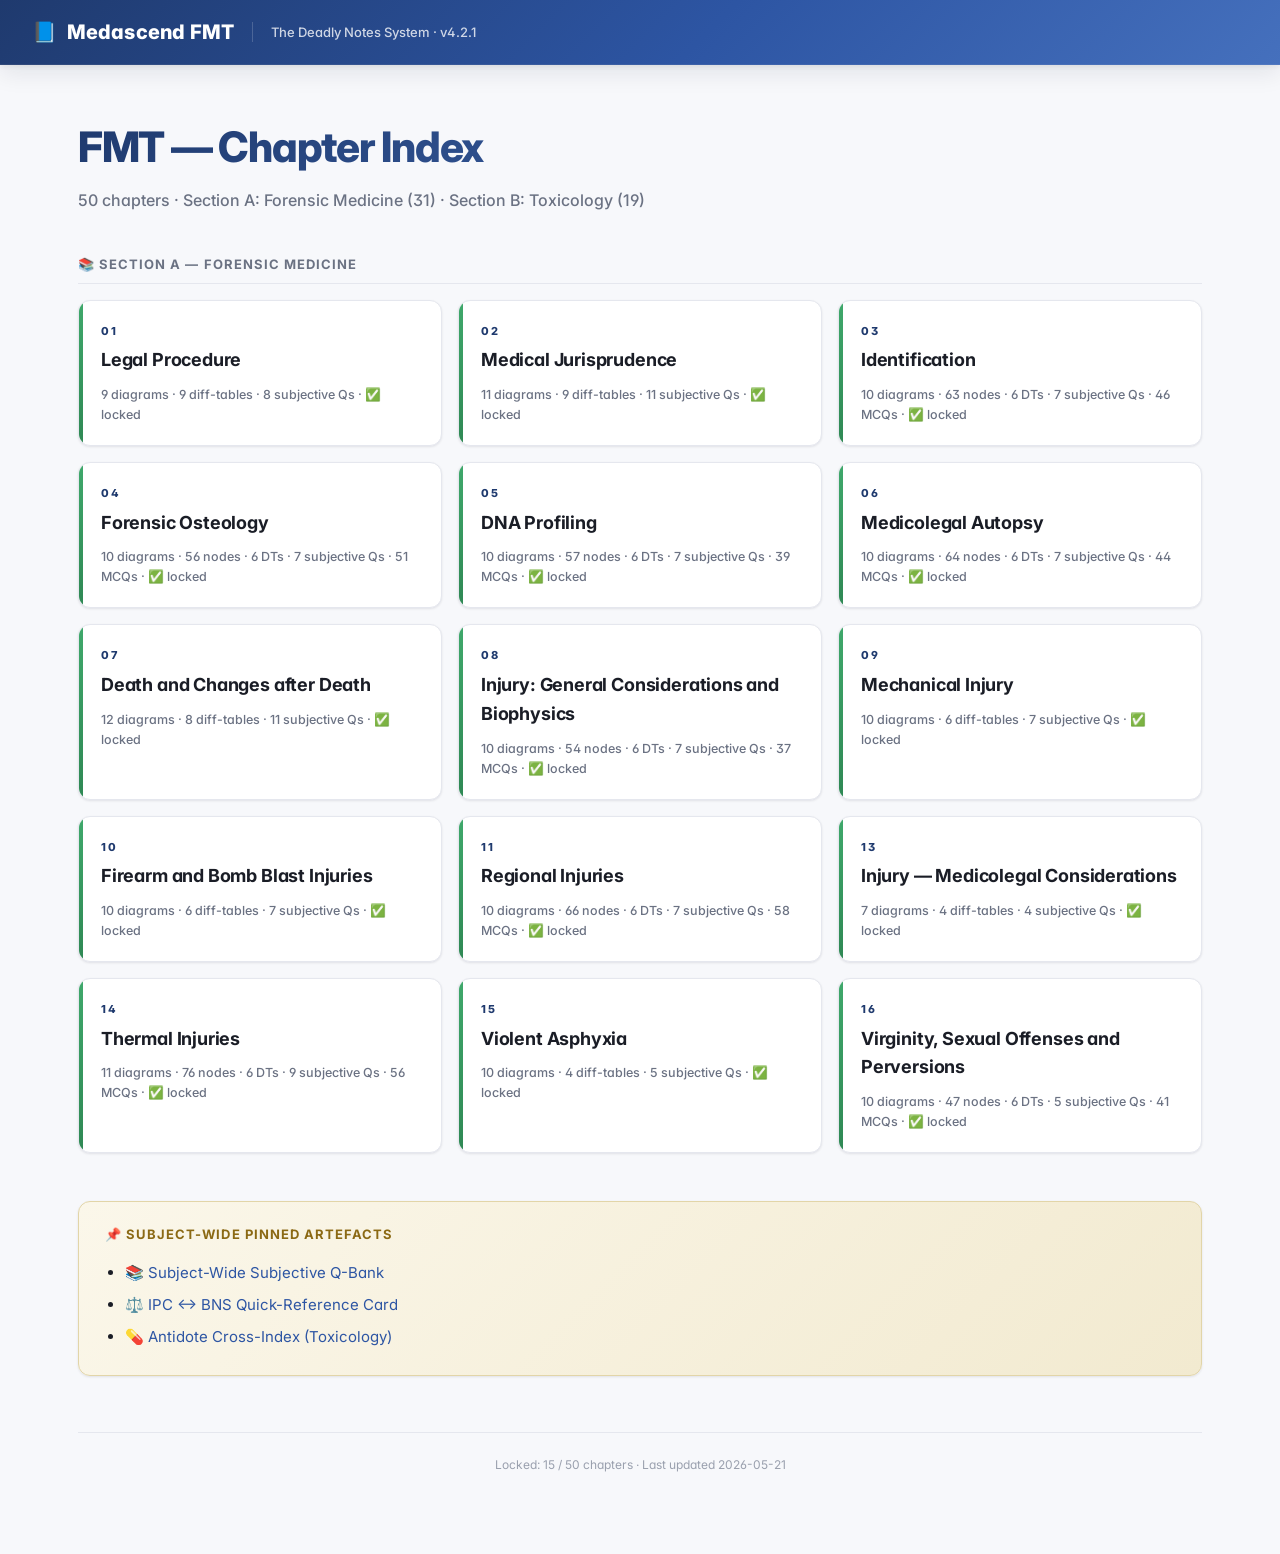
<file: index.html>
<!DOCTYPE html>
<html lang="en">
<head>
<meta charset="UTF-8">
<title>Medascend FMT — Chapter Index</title>
<link rel="stylesheet" href="assets/viewer.css">
</head>
<body class="landing">
<header class="topbar">
  <div class="brand">📘 <span>Medascend FMT</span></div>
  <div class="brand-sub">The Deadly Notes System · v4.2.1</div>
</header>

<main class="landing-main">
  <h1>FMT — Chapter Index</h1>
  <p class="lede">50 chapters · Section A: Forensic Medicine (31) · Section B: Toxicology (19)</p>

  <section class="chapter-section">
    <h2>📚 Section A — Forensic Medicine</h2>
    <div class="chapter-grid">
      <a class="chapter-card locked" href="02_chapters/legal-procedure/viewer.html">
        <div class="chapter-num">01</div>
        <div class="chapter-title">Legal Procedure</div>
        <div class="chapter-meta">9 diagrams · 9 diff-tables · 8 subjective Qs · ✅ locked</div>
      </a>
      <a class="chapter-card locked" href="02_chapters/medical-jurisprudence/viewer.html">
        <div class="chapter-num">02</div>
        <div class="chapter-title">Medical Jurisprudence</div>
        <div class="chapter-meta">11 diagrams · 9 diff-tables · 11 subjective Qs · ✅ locked</div>
      </a>
      <a class="chapter-card locked" href="02_chapters/identification/viewer.html">
        <div class="chapter-num">03</div>
        <div class="chapter-title">Identification</div>
        <div class="chapter-meta">10 diagrams · 63 nodes · 6 DTs · 7 subjective Qs · 46 MCQs · ✅ locked</div>
      </a>
      <a class="chapter-card locked" href="02_chapters/forensic-osteology/viewer.html">
        <div class="chapter-num">04</div>
        <div class="chapter-title">Forensic Osteology</div>
        <div class="chapter-meta">10 diagrams · 56 nodes · 6 DTs · 7 subjective Qs · 51 MCQs · ✅ locked</div>
      </a>
      <a class="chapter-card locked" href="02_chapters/dna-profiling/viewer.html">
        <div class="chapter-num">05</div>
        <div class="chapter-title">DNA Profiling</div>
        <div class="chapter-meta">10 diagrams · 57 nodes · 6 DTs · 7 subjective Qs · 39 MCQs · ✅ locked</div>
      </a>
      <a class="chapter-card locked" href="02_chapters/medicolegal-autopsy/viewer.html">
        <div class="chapter-num">06</div>
        <div class="chapter-title">Medicolegal Autopsy</div>
        <div class="chapter-meta">10 diagrams · 64 nodes · 6 DTs · 7 subjective Qs · 44 MCQs · ✅ locked</div>
      </a>
      <a class="chapter-card locked" href="02_chapters/death-and-changes-after-death/viewer.html">
        <div class="chapter-num">07</div>
        <div class="chapter-title">Death and Changes after Death</div>
        <div class="chapter-meta">12 diagrams · 8 diff-tables · 11 subjective Qs · ✅ locked</div>
      </a>
      <a class="chapter-card locked" href="02_chapters/injury-general/viewer.html">
        <div class="chapter-num">08</div>
        <div class="chapter-title">Injury: General Considerations and Biophysics</div>
        <div class="chapter-meta">10 diagrams · 54 nodes · 6 DTs · 7 subjective Qs · 37 MCQs · ✅ locked</div>
      </a>
      <a class="chapter-card locked" href="02_chapters/mechanical-injury/viewer.html">
        <div class="chapter-num">09</div>
        <div class="chapter-title">Mechanical Injury</div>
        <div class="chapter-meta">10 diagrams · 6 diff-tables · 7 subjective Qs · ✅ locked</div>
      </a>
      <a class="chapter-card locked" href="02_chapters/firearm-and-bomb-blast/viewer.html">
        <div class="chapter-num">10</div>
        <div class="chapter-title">Firearm and Bomb Blast Injuries</div>
        <div class="chapter-meta">10 diagrams · 6 diff-tables · 7 subjective Qs · ✅ locked</div>
      </a>
      <a class="chapter-card locked" href="02_chapters/regional-injuries/viewer.html">
        <div class="chapter-num">11</div>
        <div class="chapter-title">Regional Injuries</div>
        <div class="chapter-meta">10 diagrams · 66 nodes · 6 DTs · 7 subjective Qs · 58 MCQs · ✅ locked</div>
      </a>
      <a class="chapter-card locked" href="02_chapters/injury-medicolegal/viewer.html">
        <div class="chapter-num">13</div>
        <div class="chapter-title">Injury — Medicolegal Considerations</div>
        <div class="chapter-meta">7 diagrams · 4 diff-tables · 4 subjective Qs · ✅ locked</div>
      </a>
      <a class="chapter-card locked" href="02_chapters/thermal-injuries/viewer.html">
        <div class="chapter-num">14</div>
        <div class="chapter-title">Thermal Injuries</div>
        <div class="chapter-meta">11 diagrams · 76 nodes · 6 DTs · 9 subjective Qs · 56 MCQs · ✅ locked</div>
      </a>
      <a class="chapter-card locked" href="02_chapters/violent-asphyxia/viewer.html">
        <div class="chapter-num">15</div>
        <div class="chapter-title">Violent Asphyxia</div>
        <div class="chapter-meta">10 diagrams · 4 diff-tables · 5 subjective Qs · ✅ locked</div>
      </a>
      <a class="chapter-card locked" href="02_chapters/sexual-offenses/viewer.html">
        <div class="chapter-num">16</div>
        <div class="chapter-title">Virginity, Sexual Offenses and Perversions</div>
        <div class="chapter-meta">10 diagrams · 47 nodes · 6 DTs · 5 subjective Qs · 41 MCQs · ✅ locked</div>
      </a>
    </div>
  </section>

  <section class="pinned-bar">
    <h2>📌 Subject-wide pinned artefacts</h2>
    <ul>
      <li>📚 <a href="01_subject-level-artifacts/subject_subjective_qbank.md">Subject-Wide Subjective Q-Bank</a></li>
      <li>⚖️ <a href="01_subject-level-artifacts/ipc_bns_quick_reference.md">IPC ↔ BNS Quick-Reference Card</a></li>
      <li>💊 <a href="01_subject-level-artifacts/antidote_cross_index.md">Antidote Cross-Index (Toxicology)</a></li>
    </ul>
  </section>

  <footer class="landing-foot">
    Locked: 15 / 50 chapters · Last updated 2026-05-21
  </footer>
</main>
</body>
</html>
</file>
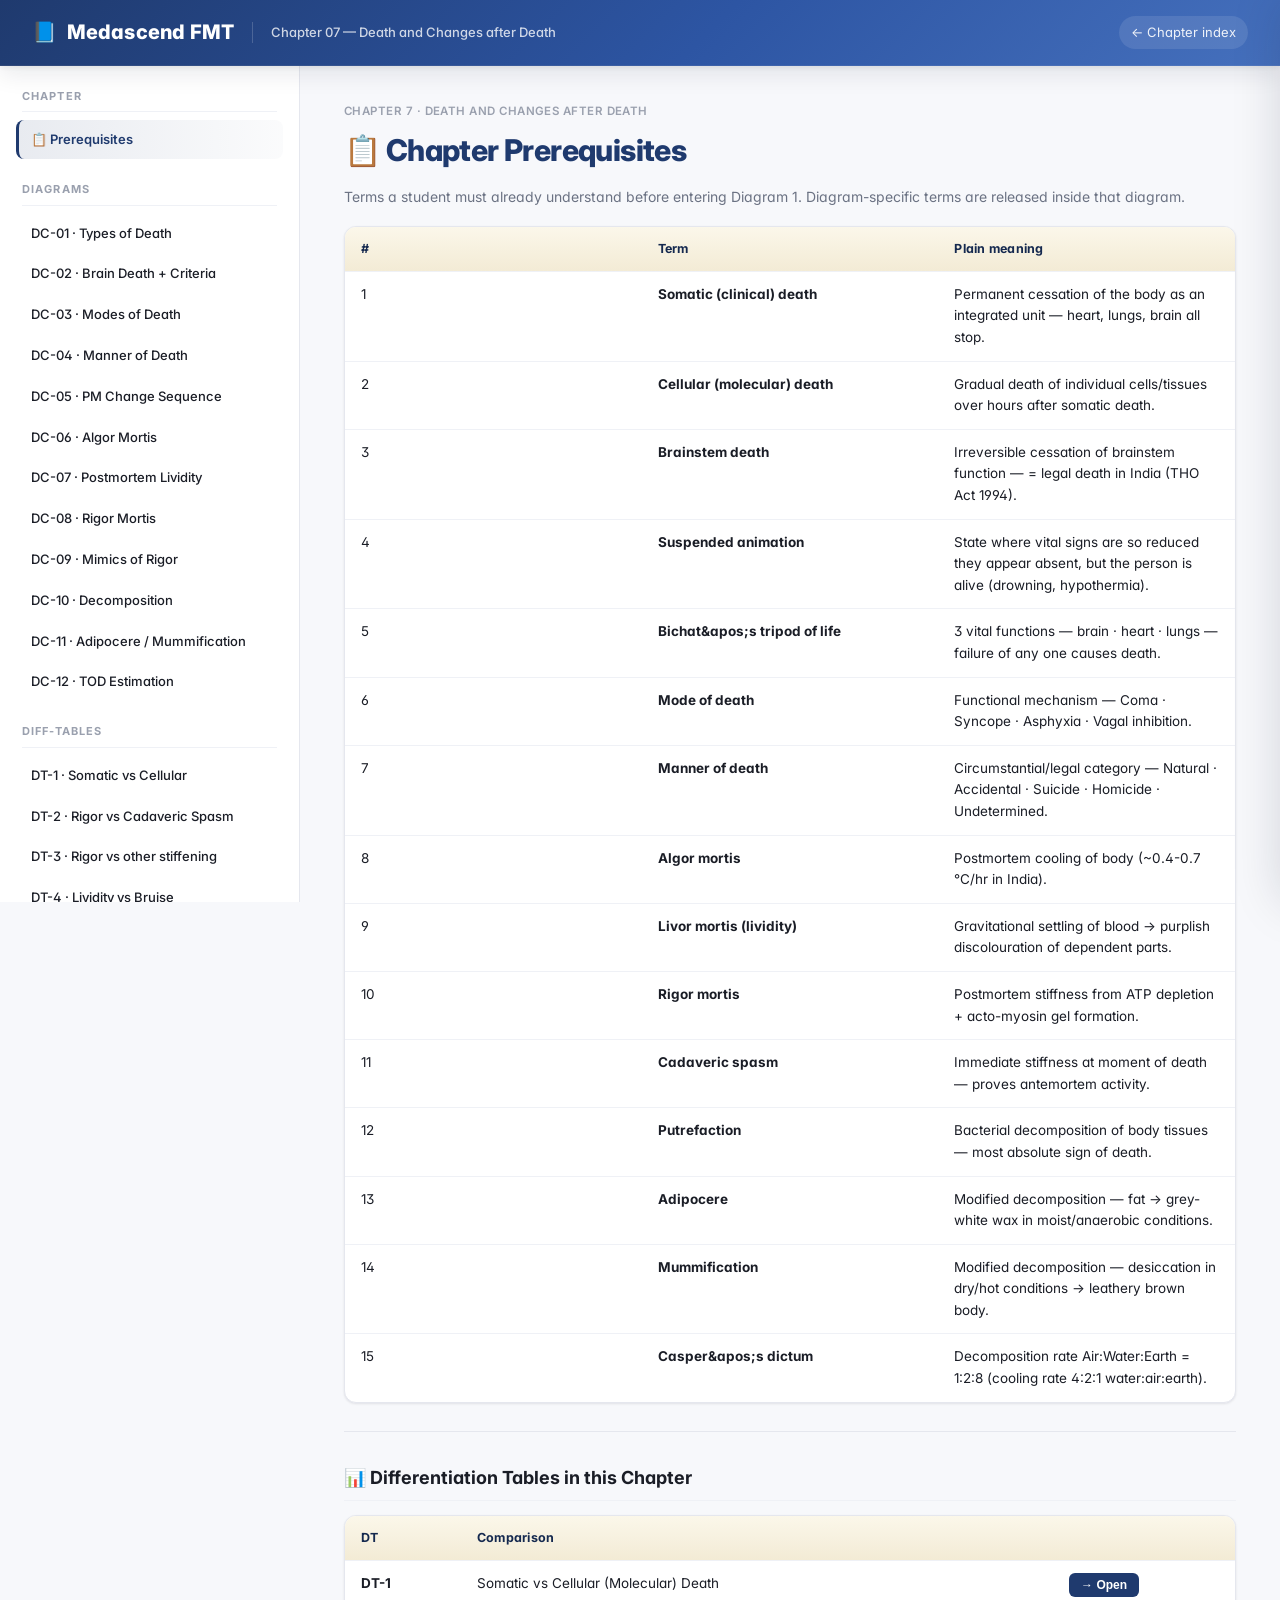
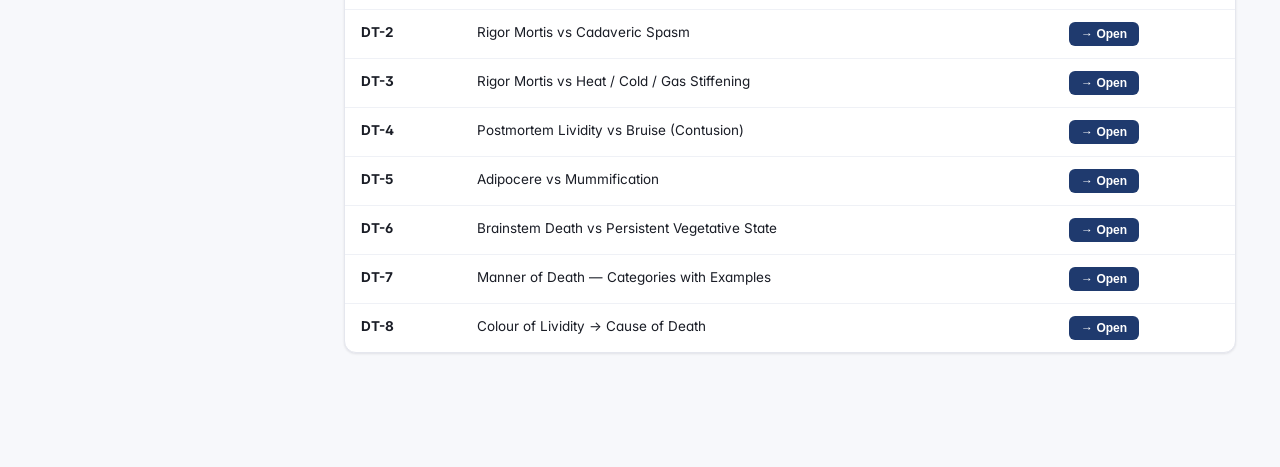
<file: 02_chapters/death-and-changes-after-death/viewer.html>
<!DOCTYPE html>
<html lang="en">
<head>
<meta charset="UTF-8">
<title>Loading… · Medascend FMT</title>
<link rel="stylesheet" href="../../assets/viewer.css">
</head>
<body>
<script src="data.js"></script>
<script src="../../assets/viewer.js"></script>
</body>
</html>
</file>
<file: assets/viewer.css>
/* ================================================================
   MEDASCEND FMT — VIEWER STYLES (v2 — polished)
   ================================================================ */

@import url('https://fonts.googleapis.com/css2?family=Inter:wght@400;500;600;700;800&family=JetBrains+Mono:wght@500&display=swap');

:root {
  /* semantic palette (blueprint §12.1) */
  --c-blue: #1F3A6E;
  --c-blue-2: #2D55A3;
  --c-blue-deep: #15294F;
  --c-green: #3FA86B;
  --c-green-2: #6BD994;
  --c-orange: #E8A04A;
  --c-orange-2: #FFB969;
  --c-red: #C8534F;
  --c-red-2: #E07570;
  --c-purple: #7B5FA8;
  --c-grey: #5A5A5A;
  --c-cream: #FAF6EC;
  --c-cream-2: #F3EBD5;

  /* neutrals */
  --c-bg: #F7F8FB;
  --c-bg-2: #FFFFFF;
  --c-border: #E5E7EE;
  --c-border-soft: #EFF1F6;
  --c-text: #1A1D26;
  --c-text-mute: #6B7283;
  --c-text-faint: #9AA0AE;

  /* effects */
  --shadow-sm: 0 1px 2px rgba(15, 23, 42, 0.04), 0 1px 3px rgba(15, 23, 42, 0.06);
  --shadow: 0 4px 14px rgba(15, 23, 42, 0.07), 0 1px 3px rgba(15, 23, 42, 0.05);
  --shadow-md: 0 8px 24px rgba(15, 23, 42, 0.09), 0 2px 6px rgba(15, 23, 42, 0.06);
  --shadow-lg: 0 18px 48px rgba(15, 23, 42, 0.14), 0 6px 14px rgba(15, 23, 42, 0.07);
  --radius-sm: 8px;
  --radius: 12px;
  --radius-lg: 18px;

  --gradient-hero: linear-gradient(135deg, #1F3A6E 0%, #2D55A3 55%, #4570BD 100%);
  --gradient-card-blue: linear-gradient(135deg, #1F3A6E 0%, #2D55A3 100%);
  --gradient-card-green: linear-gradient(135deg, #2F8854 0%, #3FA86B 100%);
  --gradient-card-red: linear-gradient(135deg, #A53D3A 0%, #C8534F 100%);
  --gradient-card-orange: linear-gradient(135deg, #BE7F2C 0%, #E8A04A 100%);
  --gradient-card-grey: linear-gradient(135deg, #3F424A 0%, #5A5A5A 100%);
  --gradient-cream: linear-gradient(180deg, #FBF7EA 0%, #F2EAD0 100%);
}

* { box-sizing: border-box; }

html, body {
  margin: 0; padding: 0;
  font-family: 'Inter', -apple-system, BlinkMacSystemFont, "Segoe UI", Roboto, sans-serif;
  font-size: 15px; line-height: 1.6;
  color: var(--c-text);
  background: var(--c-bg);
  -webkit-font-smoothing: antialiased;
  -moz-osx-font-smoothing: grayscale;
  text-rendering: optimizeLegibility;
  font-feature-settings: 'ss01', 'cv11';
}

a { color: var(--c-blue-2); text-decoration: none; transition: color 0.15s; }
a:hover { color: var(--c-blue); text-decoration: underline; }

/* ============ TOPBAR ============ */
.topbar {
  display: flex; align-items: center; gap: 18px;
  padding: 16px 32px;
  background: var(--gradient-hero);
  color: white;
  box-shadow: var(--shadow-md);
  position: sticky; top: 0; z-index: 50;
  border-bottom: 1px solid rgba(255,255,255,0.08);
}
.brand {
  font-size: 20px; font-weight: 800; letter-spacing: -0.02em;
  display: flex; align-items: center; gap: 10px;
}
.brand span { letter-spacing: 0.2px; }
.brand-sub {
  font-size: 13px; font-weight: 500; color: rgba(255,255,255,0.78);
  padding-left: 18px; border-left: 1px solid rgba(255,255,255,0.18);
}
.topbar a {
  color: rgba(255,255,255,0.9); text-decoration: none; font-size: 13px;
  margin-left: auto;
  padding: 6px 12px; border-radius: 20px; background: rgba(255,255,255,0.1);
  transition: background 0.15s;
}
.topbar a:hover { background: rgba(255,255,255,0.2); text-decoration: none; }

/* ============ LANDING ============ */
.landing-main {
  max-width: 1180px; margin: 0 auto; padding: 48px 28px 80px;
}
.landing-main h1 {
  font-size: 42px; font-weight: 800; letter-spacing: -0.03em;
  margin: 0 0 8px;
  background: linear-gradient(135deg, #1F3A6E 0%, #4570BD 100%);
  -webkit-background-clip: text; background-clip: text;
  -webkit-text-fill-color: transparent;
}
.lede {
  color: var(--c-text-mute); margin: 0 0 40px;
  font-size: 16px; font-weight: 500;
}
.chapter-section h2 {
  font-size: 13px; font-weight: 700; letter-spacing: 0.08em; text-transform: uppercase;
  color: var(--c-text-mute);
  margin: 36px 0 16px;
  padding-bottom: 8px;
  border-bottom: 1px solid var(--c-border);
}
.chapter-grid {
  display: grid; grid-template-columns: repeat(auto-fill, minmax(280px, 1fr));
  gap: 16px;
}
.chapter-card {
  display: block; position: relative; overflow: hidden;
  background: var(--c-bg-2); border: 1px solid var(--c-border);
  border-radius: var(--radius); padding: 22px 22px 20px;
  cursor: pointer; color: var(--c-text);
  transition: transform 0.18s cubic-bezier(0.2, 0.8, 0.2, 1), box-shadow 0.18s, border-color 0.18s;
  box-shadow: var(--shadow-sm);
}
.chapter-card::before {
  content: ''; position: absolute; left: 0; top: 0; bottom: 0; width: 4px;
  background: var(--c-text-faint); transition: background 0.18s;
}
.chapter-card.locked::before { background: linear-gradient(180deg, #3FA86B, #2F8854); }
.chapter-card:hover {
  transform: translateY(-3px); box-shadow: var(--shadow-md);
  border-color: var(--c-blue-2); text-decoration: none;
}
.chapter-card.pending { opacity: 0.5; cursor: not-allowed; }
.chapter-card.pending:hover { transform: none; box-shadow: var(--shadow-sm); border-color: var(--c-border); }
.chapter-num {
  color: var(--c-blue); font-weight: 800; font-size: 11px;
  letter-spacing: 0.18em; text-transform: uppercase;
}
.chapter-title {
  font-size: 18px; font-weight: 700; letter-spacing: -0.01em;
  margin: 6px 0 10px;
}
.chapter-meta {
  font-size: 12.5px; color: var(--c-text-mute); font-weight: 500;
}
.pinned-bar {
  margin-top: 48px; padding: 22px 26px;
  background: linear-gradient(135deg, #FBF7EA 0%, #F2EAD0 100%);
  border: 1px solid #E2D5A8; border-radius: var(--radius);
  box-shadow: var(--shadow-sm);
}
.pinned-bar h2 {
  font-size: 13px; font-weight: 700; letter-spacing: 0.08em; text-transform: uppercase;
  color: #8B6914; margin: 0 0 12px;
}
.pinned-bar ul { margin: 0; padding-left: 20px; }
.pinned-bar li { padding: 4px 0; }
.landing-foot {
  margin-top: 56px; padding-top: 22px;
  border-top: 1px solid var(--c-border);
  color: var(--c-text-faint); font-size: 12px; text-align: center;
}

/* ============ CHAPTER VIEWER LAYOUT ============ */
.app {
  display: grid; grid-template-columns: 300px 1fr;
  min-height: calc(100vh - 64px);
}
.sidebar {
  background: var(--c-bg-2);
  border-right: 1px solid var(--c-border);
  padding: 22px 16px; overflow-y: auto;
  max-height: calc(100vh - 64px); position: sticky; top: 64px;
}
.sidebar h3 {
  font-size: 11px; font-weight: 700; letter-spacing: 0.1em; text-transform: uppercase;
  color: var(--c-text-faint);
  margin: 22px 6px 8px;
  padding-bottom: 6px;
  border-bottom: 1px solid var(--c-border-soft);
}
.sidebar h3:first-child { margin-top: 0; }
.nav-item {
  display: block; padding: 9px 12px; margin: 2px 0;
  border-radius: var(--radius-sm);
  font-size: 13px; font-weight: 500; color: var(--c-text);
  cursor: pointer;
  border-left: 3px solid transparent;
  transition: background 0.12s, border-color 0.12s, color 0.12s;
}
.nav-item:hover { background: var(--c-bg); text-decoration: none; color: var(--c-blue); }
.nav-item.active {
  background: linear-gradient(90deg, rgba(31,58,110,0.10) 0%, rgba(31,58,110,0.02) 100%);
  border-left-color: var(--c-blue);
  font-weight: 600; color: var(--c-blue);
}

/* ============ CONTENT ============ */
.content {
  padding: 36px 44px 100px; max-width: 1280px;
  overflow-x: auto;
}
.content h1 {
  color: var(--c-blue); font-size: 30px; font-weight: 800; letter-spacing: -0.02em;
  margin: 6px 0 12px;
}
.content h2 {
  color: var(--c-text); font-size: 18px; font-weight: 700;
  margin: 32px 0 14px; padding-bottom: 8px;
  border-bottom: 1px solid var(--c-border-soft);
}
.content h3 { font-size: 16px; font-weight: 600; margin: 20px 0 10px; }
.content table {
  border-collapse: separate; border-spacing: 0; width: 100%;
  background: var(--c-bg-2);
  border: 1px solid var(--c-border); border-radius: var(--radius);
  overflow: hidden;
  margin: 14px 0; box-shadow: var(--shadow-sm);
}
.content th, .content td {
  padding: 12px 16px; text-align: left; vertical-align: top;
  border-bottom: 1px solid var(--c-border-soft);
  font-size: 13.5px;
}
.content th {
  background: linear-gradient(180deg, #FBF7EA 0%, #F3EBD5 100%);
  color: var(--c-blue-deep); font-weight: 700;
  font-size: 12.5px; letter-spacing: 0.02em;
}
.content tr:last-child td { border-bottom: 0; }
.content tr:hover td { background: rgba(31, 58, 110, 0.02); }
.content ul, .content ol { padding-left: 24px; }
.content ul li, .content ol li { margin: 4px 0; }
.content code {
  background: var(--c-cream); padding: 2px 7px; border-radius: 4px;
  font-family: 'JetBrains Mono', ui-monospace, monospace; font-size: 12.5px;
  color: var(--c-blue-deep);
}

/* ============ DIAGRAM WRAPPER ============ */
.diagram-wrap {
  background: linear-gradient(180deg, #FFFFFF 0%, #FCFBF5 100%);
  border: 1px solid var(--c-border);
  border-radius: var(--radius-lg);
  padding: 28px 32px; margin: 18px 0;
  box-shadow: var(--shadow);
}
.diagram-svg { display: block; width: 100%; height: auto; max-width: 100%; }
.diagram-svg .node {
  cursor: pointer;
  transition: transform 0.15s cubic-bezier(0.2, 0.8, 0.2, 1), filter 0.15s;
}
.diagram-svg .node:hover { filter: brightness(1.08) drop-shadow(0 4px 10px rgba(31,58,110,0.20)); }
.diagram-svg .node:hover .ic { fill: var(--c-orange-2); }
.diagram-hint {
  font-size: 12.5px; color: var(--c-text-mute);
  margin-top: 12px; font-style: italic; padding-left: 4px;
}
.diagram-mnemonic {
  margin-top: 22px; padding: 18px 24px;
  background: linear-gradient(135deg, #FFF6E0 0%, #FFE9BD 100%);
  border: 1px solid #E8C97A; border-radius: var(--radius);
  box-shadow: var(--shadow-sm);
}
.diagram-mnemonic h4 {
  margin: 0 0 10px; color: #8B6914;
  font-size: 14px; font-weight: 700;
}
.diagram-mnemonic .tag {
  font-size: 11px; color: var(--c-text-mute); margin-top: 10px;
  display: inline-block; padding: 3px 9px; background: rgba(139,105,20,0.1); border-radius: 12px;
}

/* ============ ⓘ-PANEL ============ */
.info-panel {
  position: fixed; top: 0; right: -480px; width: 460px; height: 100vh;
  background: var(--c-bg-2);
  box-shadow: -16px 0 48px rgba(15, 23, 42, 0.18);
  transition: right 0.28s cubic-bezier(0.2, 0.8, 0.2, 1);
  z-index: 100; display: flex; flex-direction: column;
}
.info-panel.open { right: 0; }
.info-panel-header {
  padding: 18px 22px;
  background: var(--gradient-card-blue);
  color: white;
  display: flex; justify-content: space-between; align-items: center;
  border-bottom: 1px solid rgba(255,255,255,0.1);
}
.info-panel-header .label {
  font-size: 17px; font-weight: 700; letter-spacing: -0.01em;
}
.info-panel-close {
  background: rgba(255,255,255,0.12); border: none; color: white;
  font-size: 22px; cursor: pointer;
  width: 32px; height: 32px; border-radius: 16px;
  display: flex; align-items: center; justify-content: center;
  transition: background 0.15s;
}
.info-panel-close:hover { background: rgba(255,255,255,0.22); }
.info-panel-body { padding: 22px 26px; overflow-y: auto; flex: 1; font-size: 14px; line-height: 1.65; }
.info-panel-body p { margin: 0 0 12px; }
.info-panel-body ul, .info-panel-body ol { padding-left: 22px; margin: 8px 0; }
.info-panel-body li { margin: 4px 0; }
.info-panel-body strong { color: var(--c-blue-deep); }
.info-panel-body .tag-row { margin-top: 18px; padding-top: 16px; border-top: 1px solid var(--c-border-soft); }
.info-panel-body .tag {
  display: inline-block; padding: 4px 11px; margin: 0 6px 6px 0;
  background: var(--c-cream); color: var(--c-blue-deep);
  border-radius: 14px; font-size: 11.5px; font-weight: 600;
  border: 1px solid #E8DDB8;
}

/* ============ MCQ ============ */
.mcq {
  background: var(--c-bg-2); border: 1px solid var(--c-border);
  border-radius: var(--radius); padding: 18px 22px; margin: 14px 0;
  box-shadow: var(--shadow-sm);
  transition: box-shadow 0.15s;
}
.mcq:hover { box-shadow: var(--shadow); }
.mcq .q-num {
  color: var(--c-blue); font-weight: 800; font-size: 12px;
  letter-spacing: 0.1em; text-transform: uppercase;
}
.mcq .q-stem {
  font-weight: 500; font-size: 14.5px;
  margin: 6px 0 12px; color: var(--c-text);
}
.mcq .options { list-style: none; padding: 0; margin: 0; }
.mcq .options li { padding: 5px 0; font-size: 13.5px; color: var(--c-text); }
.mcq .reveal-btn {
  margin-top: 12px; padding: 8px 16px;
  background: var(--gradient-card-blue);
  color: white; border: none; border-radius: var(--radius-sm);
  cursor: pointer; font-size: 13px; font-weight: 600;
  font-family: inherit;
  transition: transform 0.12s, box-shadow 0.12s;
  box-shadow: 0 2px 6px rgba(31,58,110,0.25);
}
.mcq .reveal-btn:hover { transform: translateY(-1px); box-shadow: 0 4px 10px rgba(31,58,110,0.35); }
.mcq .answer-box {
  display: none; margin-top: 14px; padding: 14px 16px;
  background: linear-gradient(135deg, #F0F8F3 0%, #DCEEDD 100%);
  border-left: 4px solid var(--c-green); border-radius: var(--radius-sm);
}
.mcq .answer-box.shown { display: block; animation: slideDown 0.2s ease-out; }
.mcq .answer-box .correct { font-weight: 700; color: #2F8854; font-size: 14px; }
.mcq .answer-box .explain { font-size: 13px; margin-top: 8px; color: var(--c-text); line-height: 1.6; }
.mcq .answer-box .tag {
  display: inline-block; margin-top: 10px; padding: 3px 10px;
  background: var(--c-blue-deep); color: white;
  border-radius: 12px; font-size: 11px; font-weight: 600;
  font-family: 'JetBrains Mono', monospace;
}

@keyframes slideDown {
  from { opacity: 0; transform: translateY(-6px); }
  to { opacity: 1; transform: translateY(0); }
}

/* ============ SUBJECTIVE Q ============ */
.subj-q {
  background: var(--c-bg-2); border: 1px solid var(--c-border);
  border-radius: var(--radius); padding: 22px 26px; margin: 18px 0;
  box-shadow: var(--shadow-sm);
  transition: box-shadow 0.15s;
}
.subj-q:hover { box-shadow: var(--shadow); }
.subj-q .head {
  display: flex; align-items: center; gap: 12px; flex-wrap: wrap;
}
.subj-q .head .id {
  color: var(--c-blue); font-weight: 800;
  font-family: 'JetBrains Mono', monospace; font-size: 14px;
}
.subj-q .head .meta { font-size: 12px; color: var(--c-text-mute); }
.subj-q .head .tag {
  padding: 3px 10px; border-radius: 12px;
  font-size: 11px; font-weight: 700; letter-spacing: 0.02em;
}
.subj-q .head .tag.qbank { background: var(--gradient-card-green); color: white; }
.subj-q .head .tag.inspired { background: var(--gradient-card-orange); color: white; }
.subj-q .question { margin: 12px 0; font-weight: 500; font-size: 14.5px; line-height: 1.55; }
.subj-q .reveal-row {
  display: flex; gap: 10px; flex-wrap: wrap; margin-top: 8px;
}
.subj-q .reveal-row .btn {
  padding: 8px 16px; border-radius: var(--radius-sm); border: none;
  cursor: pointer; font-size: 13px; font-weight: 600;
  font-family: inherit;
  transition: transform 0.12s, box-shadow 0.12s;
}
.subj-q .reveal-btn { background: var(--gradient-card-blue); color: white; box-shadow: 0 2px 6px rgba(31,58,110,0.25); }
.subj-q .reveal-btn:hover { transform: translateY(-1px); box-shadow: 0 4px 10px rgba(31,58,110,0.35); }
.subj-q .jump-btn { background: var(--gradient-card-orange); color: white; box-shadow: 0 2px 6px rgba(232,160,74,0.30); }
.subj-q .jump-btn:hover { transform: translateY(-1px); box-shadow: 0 4px 10px rgba(232,160,74,0.45); }
.subj-q .answer-box {
  display: none; margin-top: 16px; padding: 18px 22px;
  background: linear-gradient(180deg, #FFFFFF 0%, #FBF8EE 100%);
  border-left: 4px solid var(--c-blue);
  border-radius: var(--radius-sm);
}
.subj-q .answer-box.shown { display: block; animation: slideDown 0.25s ease-out; }
.subj-q .answer-box h4 {
  margin: 14px 0 8px; color: var(--c-blue);
  font-size: 14.5px; font-weight: 700; letter-spacing: -0.01em;
}
.subj-q .answer-box h4:first-child { margin-top: 0; }
.subj-q .answer-box p { margin: 6px 0; font-size: 13.5px; line-height: 1.65; }
.subj-q .answer-box ul, .subj-q .answer-box ol { padding-left: 22px; }
.subj-q .answer-box li { margin: 4px 0; font-size: 13.5px; }
.subj-q .answer-box table { font-size: 12.5px; margin: 10px 0; }
.subj-q .answer-box .links {
  margin-top: 18px; padding-top: 14px;
  border-top: 1px dashed var(--c-border);
  font-size: 12px; color: var(--c-text-mute);
}
.subj-q .answer-box .links span { display: inline-block; }

/* ============ DIFF TABLES ============ */
.dt-block {
  background: var(--c-bg-2);
  border: 1px solid var(--c-border); border-radius: var(--radius-lg);
  padding: 26px 32px; margin: 18px 0;
  box-shadow: var(--shadow);
}
.dt-block .dt-id {
  color: var(--c-blue); font-size: 12px; font-weight: 800; letter-spacing: 0.12em;
  font-family: 'JetBrains Mono', monospace;
}
.dt-block .dt-title {
  font-size: 24px; font-weight: 800; letter-spacing: -0.02em;
  color: var(--c-blue-deep); margin: 6px 0 16px;
}
.dt-block .dt-jumplinks {
  margin-top: 18px; padding-top: 14px;
  border-top: 1px dashed var(--c-border);
  font-size: 13px; display: flex; gap: 8px; align-items: center; flex-wrap: wrap;
}
.dt-block .dt-jumplinks .btn {
  background: var(--gradient-card-orange); color: white;
  padding: 6px 14px; border: none; border-radius: var(--radius-sm);
  cursor: pointer; font-size: 12.5px; font-weight: 600;
  font-family: inherit;
  transition: transform 0.12s, box-shadow 0.12s;
  box-shadow: 0 2px 6px rgba(232,160,74,0.30);
}
.dt-block .dt-jumplinks .btn:hover {
  transform: translateY(-1px); box-shadow: 0 4px 10px rgba(232,160,74,0.45);
}

/* ============ MISC ============ */
.prereq-table th { width: 220px; }
.section-intro {
  color: var(--c-text-mute); font-size: 14px;
  margin: 4px 0 18px; line-height: 1.55;
}
.divider {
  height: 1px; background: var(--c-border); margin: 28px 0; border: 0;
}
.crumb {
  font-size: 11.5px; color: var(--c-text-faint);
  margin-bottom: 6px; letter-spacing: 0.04em; text-transform: uppercase;
  font-weight: 600;
}
.crumb a { color: var(--c-text-faint); }
.kbd {
  padding: 2px 8px; background: var(--c-cream);
  border: 1px solid #E2D5A8; border-radius: 4px;
  font-family: 'JetBrains Mono', monospace; font-size: 12px;
}
.no-show { display: none; }
</file>
